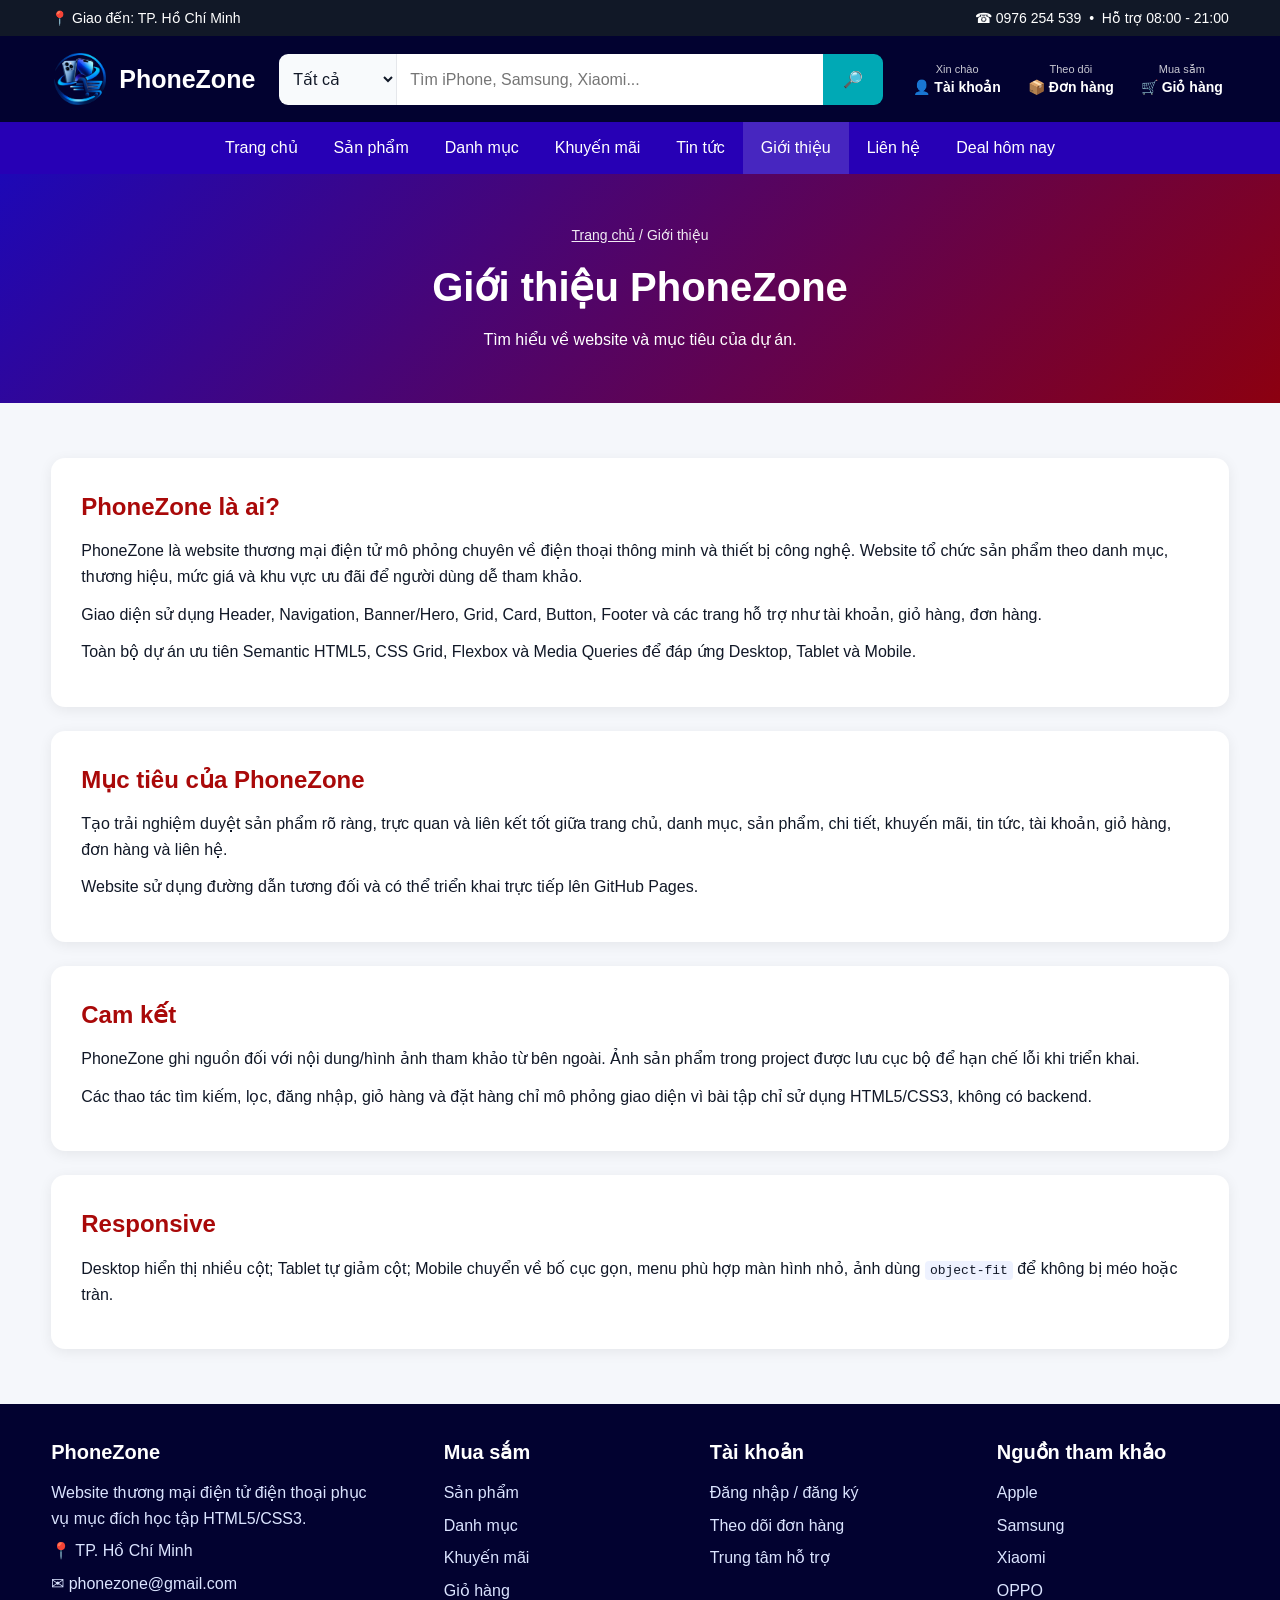
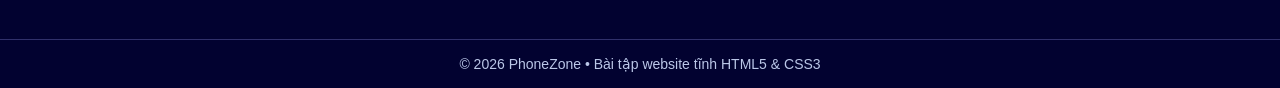
<file: about.html>
<!doctype html>
<html lang="vi">
<head>
  <meta charset="UTF-8">
  <meta name="viewport" content="width=device-width, initial-scale=1.0">
  <meta name="description" content="Giới thiệu PhoneZone, mục tiêu, cam kết và thiết kế responsive.">
  <title>Giới thiệu - PhoneZone</title>
  <link rel="icon" href="images/logo.png">
  <link rel="stylesheet" href="style.css">
</head>
<body>
<div class="topbar">
  <div class="container topbar-content">
    <p>📍 Giao đến: TP. Hồ Chí Minh</p>
    <p>☎ 0976 254 539 &nbsp;•&nbsp; Hỗ trợ 08:00 - 21:00</p>
  </div>
</div>
<header class="header">
  <div class="container header-main">
    <a href="index.html" class="logo"><img src="images/logo.png" alt="Logo PhoneZone"><span>PhoneZone</span></a>
    <form class="search-box marketplace-search" action="products.html" method="get">
      <label class="sr-only" for="search-category-about">Danh mục</label>
      <select id="search-category-about" name="category" aria-label="Chọn danh mục">
        <option value="">Tất cả</option>
        <option value="dien-thoai">Điện thoại</option>
        <option value="phu-kien">Phụ kiện</option>
      </select>
      <label class="sr-only" for="search-about">Tìm kiếm</label>
      <input id="search-about" name="q" type="search" placeholder="Tìm iPhone, Samsung, Xiaomi...">
      <button type="submit" aria-label="Tìm kiếm">🔎</button>
    </form>
    <div class="header-actions header-tools">
      <a href="account.html"><small>Xin chào</small><strong>👤 Tài khoản</strong></a>
      <a href="orders.html"><small>Theo dõi</small><strong>📦 Đơn hàng</strong></a>
      <a href="cart.html" class="cart-link"><small>Mua sắm</small><strong>🛒 Giỏ hàng</strong></a>
    </div>
  </div>
  <nav class="navbar" aria-label="Điều hướng chính">
    <div class="container nav-list"><a href="index.html" class="">Trang chủ</a><a href="products.html" class="">Sản phẩm</a><a href="categories.html" class="">Danh mục</a><a href="promotions.html" class="">Khuyến mãi</a><a href="blog.html" class="">Tin tức</a><a href="about.html" class="active">Giới thiệu</a><a href="contact.html" class="">Liên hệ</a><a href="products.html#deals">Deal hôm nay</a></div>
  </nav>
</header>
<main>
<section class="page-banner"><div class="container"><p class="breadcrumbs"><a href="index.html">Trang chủ</a> / Giới thiệu</p><h1>Giới thiệu PhoneZone</h1><p>Tìm hiểu về website và mục tiêu của dự án.</p></div></section>
<section class="section"><div class="container about-stack">
  <article class="about-box"><h2>PhoneZone là ai?</h2><p>PhoneZone là website thương mại điện tử mô phỏng chuyên về điện thoại thông minh và thiết bị công nghệ. Website tổ chức sản phẩm theo danh mục, thương hiệu, mức giá và khu vực ưu đãi để người dùng dễ tham khảo.</p><p>Giao diện sử dụng Header, Navigation, Banner/Hero, Grid, Card, Button, Footer và các trang hỗ trợ như tài khoản, giỏ hàng, đơn hàng.</p><p>Toàn bộ dự án ưu tiên Semantic HTML5, CSS Grid, Flexbox và Media Queries để đáp ứng Desktop, Tablet và Mobile.</p></article>
  <article class="about-box"><h2>Mục tiêu của PhoneZone</h2><p>Tạo trải nghiệm duyệt sản phẩm rõ ràng, trực quan và liên kết tốt giữa trang chủ, danh mục, sản phẩm, chi tiết, khuyến mãi, tin tức, tài khoản, giỏ hàng, đơn hàng và liên hệ.</p><p>Website sử dụng đường dẫn tương đối và có thể triển khai trực tiếp lên GitHub Pages.</p></article>
  <article class="about-box"><h2>Cam kết</h2><p>PhoneZone ghi nguồn đối với nội dung/hình ảnh tham khảo từ bên ngoài. Ảnh sản phẩm trong project được lưu cục bộ để hạn chế lỗi khi triển khai.</p><p>Các thao tác tìm kiếm, lọc, đăng nhập, giỏ hàng và đặt hàng chỉ mô phỏng giao diện vì bài tập chỉ sử dụng HTML5/CSS3, không có backend.</p></article>
  <article class="about-box"><h2>Responsive</h2><p>Desktop hiển thị nhiều cột; Tablet tự giảm cột; Mobile chuyển về bố cục gọn, menu phù hợp màn hình nhỏ, ảnh dùng <code>object-fit</code> để không bị méo hoặc tràn.</p></article>
</div></section>
</main>
<footer class="footer">
  <div class="container footer-grid footer-grid-4">
    <div class="footer-column">
      <h3>PhoneZone</h3>
      <p>Website thương mại điện tử điện thoại phục vụ mục đích học tập HTML5/CSS3.</p>
      <p>📍 TP. Hồ Chí Minh</p>
      <p>✉ phonezone@gmail.com</p>
    </div>
    <div class="footer-column">
      <h3>Mua sắm</h3>
      <a href="products.html">Sản phẩm</a>
      <a href="categories.html">Danh mục</a>
      <a href="promotions.html">Khuyến mãi</a>
      <a href="cart.html">Giỏ hàng</a>
    </div>
    <div class="footer-column">
      <h3>Tài khoản</h3>
      <a href="account.html">Đăng nhập / đăng ký</a>
      <a href="orders.html">Theo dõi đơn hàng</a>
      <a href="contact.html">Trung tâm hỗ trợ</a>
    </div>
    <div class="footer-column">
      <h3>Nguồn tham khảo</h3>
      <a href="https://www.apple.com/vn/" target="_blank" rel="noopener noreferrer">Apple</a>
      <a href="https://www.samsung.com/vn/" target="_blank" rel="noopener noreferrer">Samsung</a>
      <a href="https://www.mi.com/vn/" target="_blank" rel="noopener noreferrer">Xiaomi</a>
      <a href="https://www.oppo.com/vn/" target="_blank" rel="noopener noreferrer">OPPO</a>
    </div>
  </div>
  <div class="copyright">© 2026 PhoneZone • Bài tập website tĩnh HTML5 &amp; CSS3</div>
</footer>
</body>
</html>
</file>
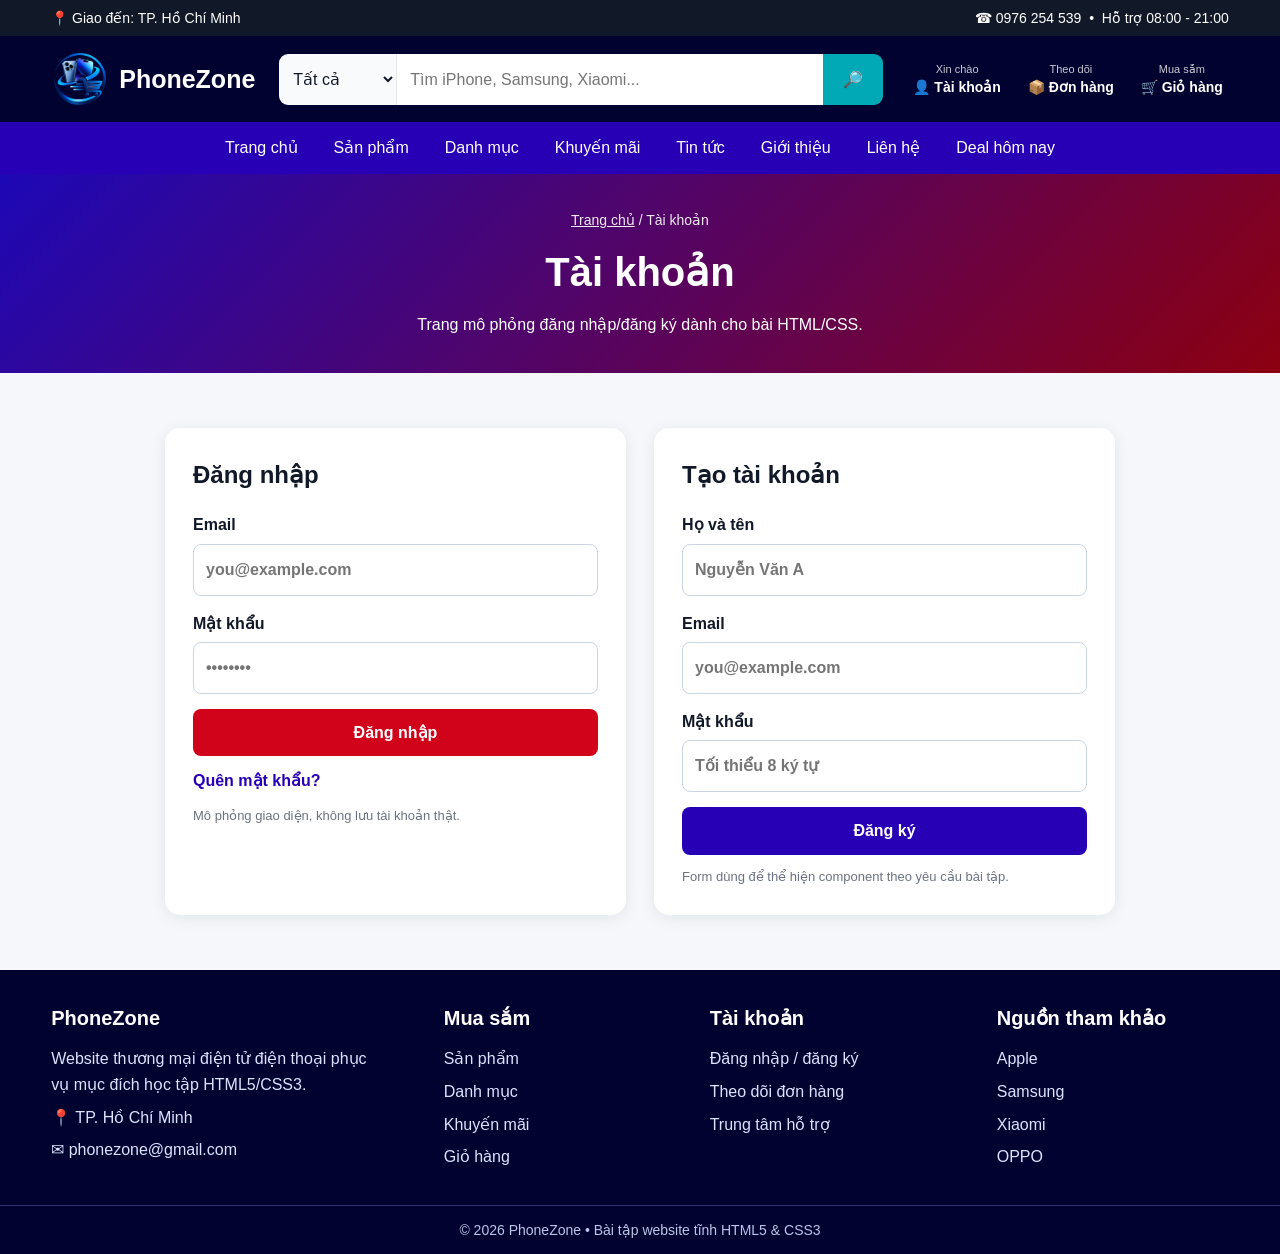
<file: account.html>
<!doctype html>
<html lang="vi">
<head>
  <meta charset="UTF-8">
  <meta name="viewport" content="width=device-width, initial-scale=1.0">
  <meta name="description" content="Trang đăng nhập và đăng ký mô phỏng của PhoneZone.">
  <title>Tài khoản - PhoneZone</title>
  <link rel="icon" href="images/logo.png">
  <link rel="stylesheet" href="style.css">
</head>
<body>
<div class="topbar">
  <div class="container topbar-content">
    <p>📍 Giao đến: TP. Hồ Chí Minh</p>
    <p>☎ 0976 254 539 &nbsp;•&nbsp; Hỗ trợ 08:00 - 21:00</p>
  </div>
</div>
<header class="header">
  <div class="container header-main">
    <a href="index.html" class="logo"><img src="images/logo.png" alt="Logo PhoneZone"><span>PhoneZone</span></a>
    <form class="search-box marketplace-search" action="products.html" method="get">
      <label class="sr-only" for="search-category-page">Danh mục</label>
      <select id="search-category-page" name="category" aria-label="Chọn danh mục">
        <option value="">Tất cả</option>
        <option value="dien-thoai">Điện thoại</option>
        <option value="phu-kien">Phụ kiện</option>
      </select>
      <label class="sr-only" for="search-page">Tìm kiếm</label>
      <input id="search-page" name="q" type="search" placeholder="Tìm iPhone, Samsung, Xiaomi...">
      <button type="submit" aria-label="Tìm kiếm">🔎</button>
    </form>
    <div class="header-actions header-tools">
      <a href="account.html"><small>Xin chào</small><strong>👤 Tài khoản</strong></a>
      <a href="orders.html"><small>Theo dõi</small><strong>📦 Đơn hàng</strong></a>
      <a href="cart.html" class="cart-link"><small>Mua sắm</small><strong>🛒 Giỏ hàng</strong></a>
    </div>
  </div>
  <nav class="navbar" aria-label="Điều hướng chính">
    <div class="container nav-list"><a href="index.html" class="">Trang chủ</a><a href="products.html" class="">Sản phẩm</a><a href="categories.html" class="">Danh mục</a><a href="promotions.html" class="">Khuyến mãi</a><a href="blog.html" class="">Tin tức</a><a href="about.html" class="">Giới thiệu</a><a href="contact.html" class="">Liên hệ</a><a href="products.html#deals">Deal hôm nay</a></div>
  </nav>
</header>
<main>
<section class="page-banner compact"><div class="container"><p class="breadcrumbs"><a href="index.html">Trang chủ</a> / Tài khoản</p><h1>Tài khoản</h1><p>Trang mô phỏng đăng nhập/đăng ký dành cho bài HTML/CSS.</p></div></section>
<section class="section"><div class="container account-grid">
  <form class="panel-form" action="#"><h2>Đăng nhập</h2>
    <label>Email<input placeholder="you@example.com" type="email" required></label>
    <label>Mật khẩu<input placeholder="••••••••" type="password" required></label>
    <button class="btn full" type="submit">Đăng nhập</button>
    <a class="text-link" href="contact.html#form">Quên mật khẩu?</a>
    <p class="demo-note">Mô phỏng giao diện, không lưu tài khoản thật.</p>
  </form>
  <form class="panel-form" action="#"><h2>Tạo tài khoản</h2>
    <label>Họ và tên<input placeholder="Nguyễn Văn A" type="text" required></label>
    <label>Email<input placeholder="you@example.com" type="email" required></label>
    <label>Mật khẩu<input placeholder="Tối thiểu 8 ký tự" type="password" required></label>
    <button class="btn btn-secondary full" type="submit">Đăng ký</button>
    <p class="demo-note">Form dùng để thể hiện component theo yêu cầu bài tập.</p>
  </form>
</div></section>
</main>
<footer class="footer">
  <div class="container footer-grid footer-grid-4">
    <div class="footer-column">
      <h3>PhoneZone</h3>
      <p>Website thương mại điện tử điện thoại phục vụ mục đích học tập HTML5/CSS3.</p>
      <p>📍 TP. Hồ Chí Minh</p>
      <p>✉ phonezone@gmail.com</p>
    </div>
    <div class="footer-column">
      <h3>Mua sắm</h3>
      <a href="products.html">Sản phẩm</a>
      <a href="categories.html">Danh mục</a>
      <a href="promotions.html">Khuyến mãi</a>
      <a href="cart.html">Giỏ hàng</a>
    </div>
    <div class="footer-column">
      <h3>Tài khoản</h3>
      <a href="account.html">Đăng nhập / đăng ký</a>
      <a href="orders.html">Theo dõi đơn hàng</a>
      <a href="contact.html">Trung tâm hỗ trợ</a>
    </div>
    <div class="footer-column">
      <h3>Nguồn tham khảo</h3>
      <a href="https://www.apple.com/vn/" target="_blank" rel="noopener noreferrer">Apple</a>
      <a href="https://www.samsung.com/vn/" target="_blank" rel="noopener noreferrer">Samsung</a>
      <a href="https://www.mi.com/vn/" target="_blank" rel="noopener noreferrer">Xiaomi</a>
      <a href="https://www.oppo.com/vn/" target="_blank" rel="noopener noreferrer">OPPO</a>
    </div>
  </div>
  <div class="copyright">© 2026 PhoneZone • Bài tập website tĩnh HTML5 &amp; CSS3</div>
</footer>
</body>
</html>
</file>
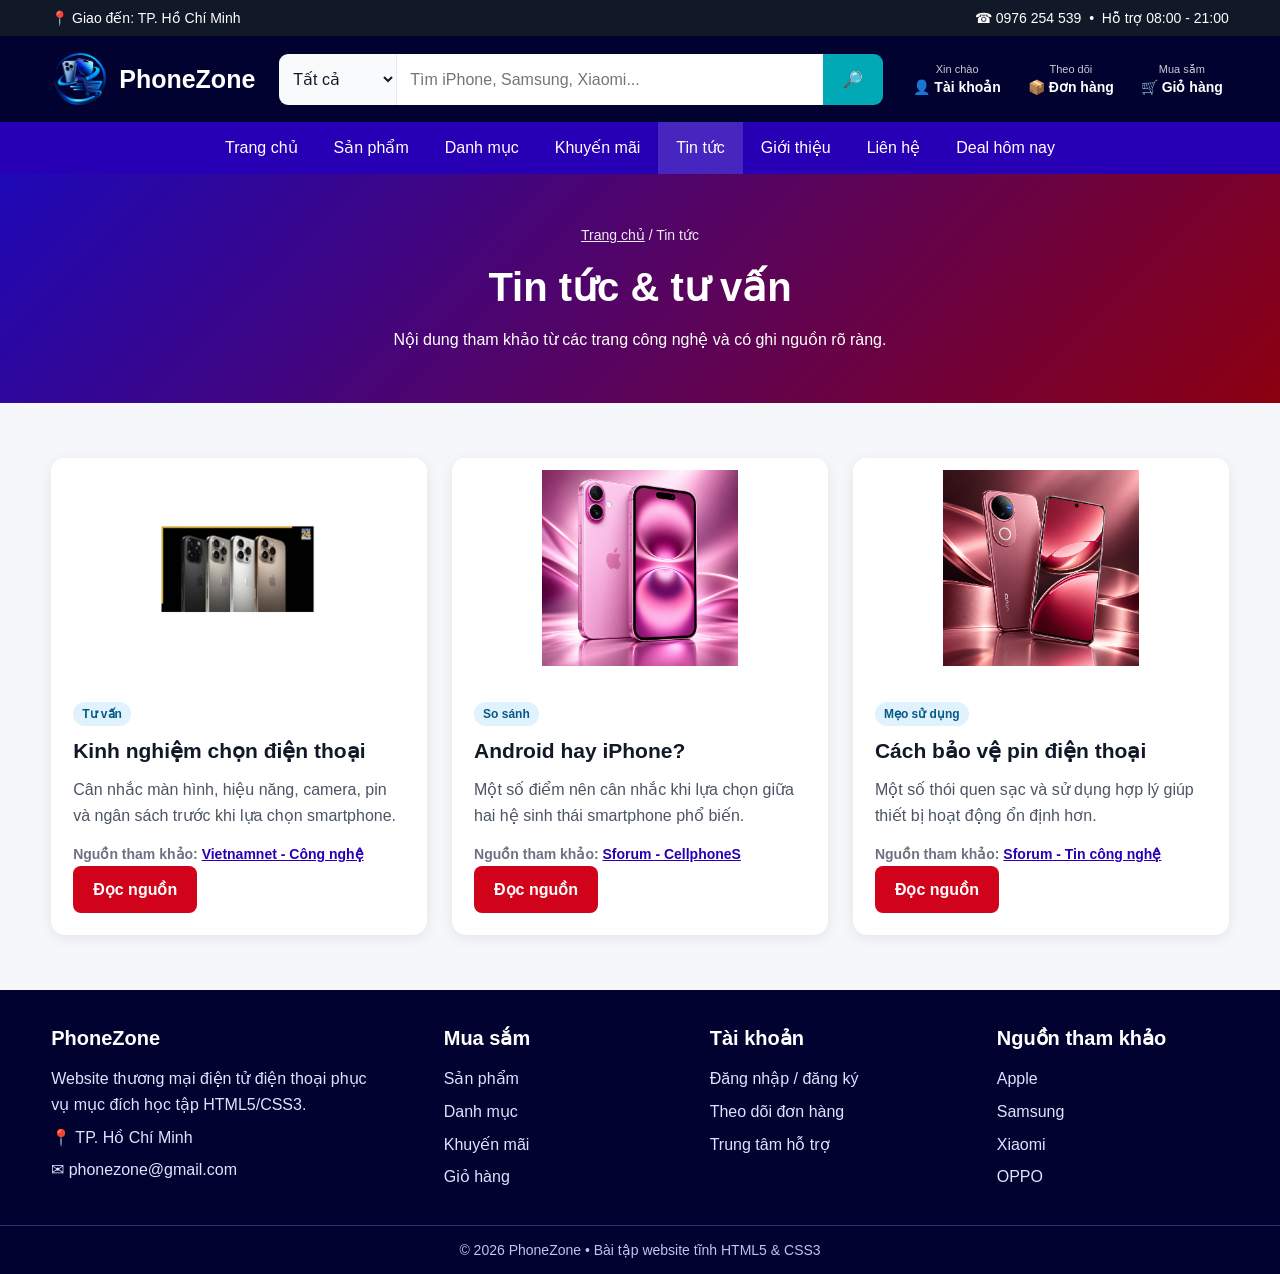
<file: blog.html>
<!doctype html>
<html lang="vi">
<head>
  <meta charset="UTF-8">
  <meta name="viewport" content="width=device-width, initial-scale=1.0">
  <meta name="description" content="Tin tức và tư vấn công nghệ PhoneZone, có ghi nguồn tham khảo.">
  <title>Tin tức - PhoneZone</title>
  <link rel="icon" href="images/logo.png">
  <link rel="stylesheet" href="style.css">
</head>
<body>
<div class="topbar">
  <div class="container topbar-content">
    <p>📍 Giao đến: TP. Hồ Chí Minh</p>
    <p>☎ 0976 254 539 &nbsp;•&nbsp; Hỗ trợ 08:00 - 21:00</p>
  </div>
</div>
<header class="header">
  <div class="container header-main">
    <a href="index.html" class="logo"><img src="images/logo.png" alt="Logo PhoneZone"><span>PhoneZone</span></a>
    <form class="search-box marketplace-search" action="products.html" method="get">
      <label class="sr-only" for="search-category-blog">Danh mục</label>
      <select id="search-category-blog" name="category" aria-label="Chọn danh mục">
        <option value="">Tất cả</option>
        <option value="dien-thoai">Điện thoại</option>
        <option value="phu-kien">Phụ kiện</option>
      </select>
      <label class="sr-only" for="search-blog">Tìm kiếm</label>
      <input id="search-blog" name="q" type="search" placeholder="Tìm iPhone, Samsung, Xiaomi...">
      <button type="submit" aria-label="Tìm kiếm">🔎</button>
    </form>
    <div class="header-actions header-tools">
      <a href="account.html"><small>Xin chào</small><strong>👤 Tài khoản</strong></a>
      <a href="orders.html"><small>Theo dõi</small><strong>📦 Đơn hàng</strong></a>
      <a href="cart.html" class="cart-link"><small>Mua sắm</small><strong>🛒 Giỏ hàng</strong></a>
    </div>
  </div>
  <nav class="navbar" aria-label="Điều hướng chính">
    <div class="container nav-list"><a href="index.html" class="">Trang chủ</a><a href="products.html" class="">Sản phẩm</a><a href="categories.html" class="">Danh mục</a><a href="promotions.html" class="">Khuyến mãi</a><a href="blog.html" class="active">Tin tức</a><a href="about.html" class="">Giới thiệu</a><a href="contact.html" class="">Liên hệ</a><a href="products.html#deals">Deal hôm nay</a></div>
  </nav>
</header>
<main>
<section class="page-banner"><div class="container"><p class="breadcrumbs"><a href="index.html">Trang chủ</a> / Tin tức</p><h1>Tin tức &amp; tư vấn</h1><p>Nội dung tham khảo từ các trang công nghệ và có ghi nguồn rõ ràng.</p></div></section>
<section class="section"><div class="container blog-grid">
  <article class="blog-card"><img src="images/ip16promax.webp" alt="Minh họa kinh nghiệm chọn điện thoại" loading="lazy"><div class="blog-content"><span class="blog-tag">Tư vấn</span><h2>Kinh nghiệm chọn điện thoại</h2><p>Cân nhắc màn hình, hiệu năng, camera, pin và ngân sách trước khi lựa chọn smartphone.</p><p class="source"><strong>Nguồn tham khảo:</strong> <a href="https://vietnamnet.vn/cong-nghe" target="_blank" rel="noopener noreferrer">Vietnamnet - Công nghệ</a></p><a class="btn" href="https://vietnamnet.vn/cong-nghe" target="_blank" rel="noopener noreferrer">Đọc nguồn</a></div></article>
  <article class="blog-card"><img src="images/ip16.png" alt="Minh họa Android và iPhone" loading="lazy"><div class="blog-content"><span class="blog-tag">So sánh</span><h2>Android hay iPhone?</h2><p>Một số điểm nên cân nhắc khi lựa chọn giữa hai hệ sinh thái smartphone phổ biến.</p><p class="source"><strong>Nguồn tham khảo:</strong> <a href="https://cellphones.com.vn/sforum" target="_blank" rel="noopener noreferrer">Sforum - CellphoneS</a></p><a class="btn" href="https://cellphones.com.vn/sforum" target="_blank" rel="noopener noreferrer">Đọc nguồn</a></div></article>
  <article class="blog-card"><img src="images/vivo.png" alt="Minh họa bảo vệ pin điện thoại" loading="lazy"><div class="blog-content"><span class="blog-tag">Mẹo sử dụng</span><h2>Cách bảo vệ pin điện thoại</h2><p>Một số thói quen sạc và sử dụng hợp lý giúp thiết bị hoạt động ổn định hơn.</p><p class="source"><strong>Nguồn tham khảo:</strong> <a href="https://cellphones.com.vn/sforum/tin-cong-nghe" target="_blank" rel="noopener noreferrer">Sforum - Tin công nghệ</a></p><a class="btn" href="https://cellphones.com.vn/sforum/tin-cong-nghe" target="_blank" rel="noopener noreferrer">Đọc nguồn</a></div></article>
</div></section>
</main>
<footer class="footer">
  <div class="container footer-grid footer-grid-4">
    <div class="footer-column">
      <h3>PhoneZone</h3>
      <p>Website thương mại điện tử điện thoại phục vụ mục đích học tập HTML5/CSS3.</p>
      <p>📍 TP. Hồ Chí Minh</p>
      <p>✉ phonezone@gmail.com</p>
    </div>
    <div class="footer-column">
      <h3>Mua sắm</h3>
      <a href="products.html">Sản phẩm</a>
      <a href="categories.html">Danh mục</a>
      <a href="promotions.html">Khuyến mãi</a>
      <a href="cart.html">Giỏ hàng</a>
    </div>
    <div class="footer-column">
      <h3>Tài khoản</h3>
      <a href="account.html">Đăng nhập / đăng ký</a>
      <a href="orders.html">Theo dõi đơn hàng</a>
      <a href="contact.html">Trung tâm hỗ trợ</a>
    </div>
    <div class="footer-column">
      <h3>Nguồn tham khảo</h3>
      <a href="https://www.apple.com/vn/" target="_blank" rel="noopener noreferrer">Apple</a>
      <a href="https://www.samsung.com/vn/" target="_blank" rel="noopener noreferrer">Samsung</a>
      <a href="https://www.mi.com/vn/" target="_blank" rel="noopener noreferrer">Xiaomi</a>
      <a href="https://www.oppo.com/vn/" target="_blank" rel="noopener noreferrer">OPPO</a>
    </div>
  </div>
  <div class="copyright">© 2026 PhoneZone • Bài tập website tĩnh HTML5 &amp; CSS3</div>
</footer>
</body>
</html>
</file>
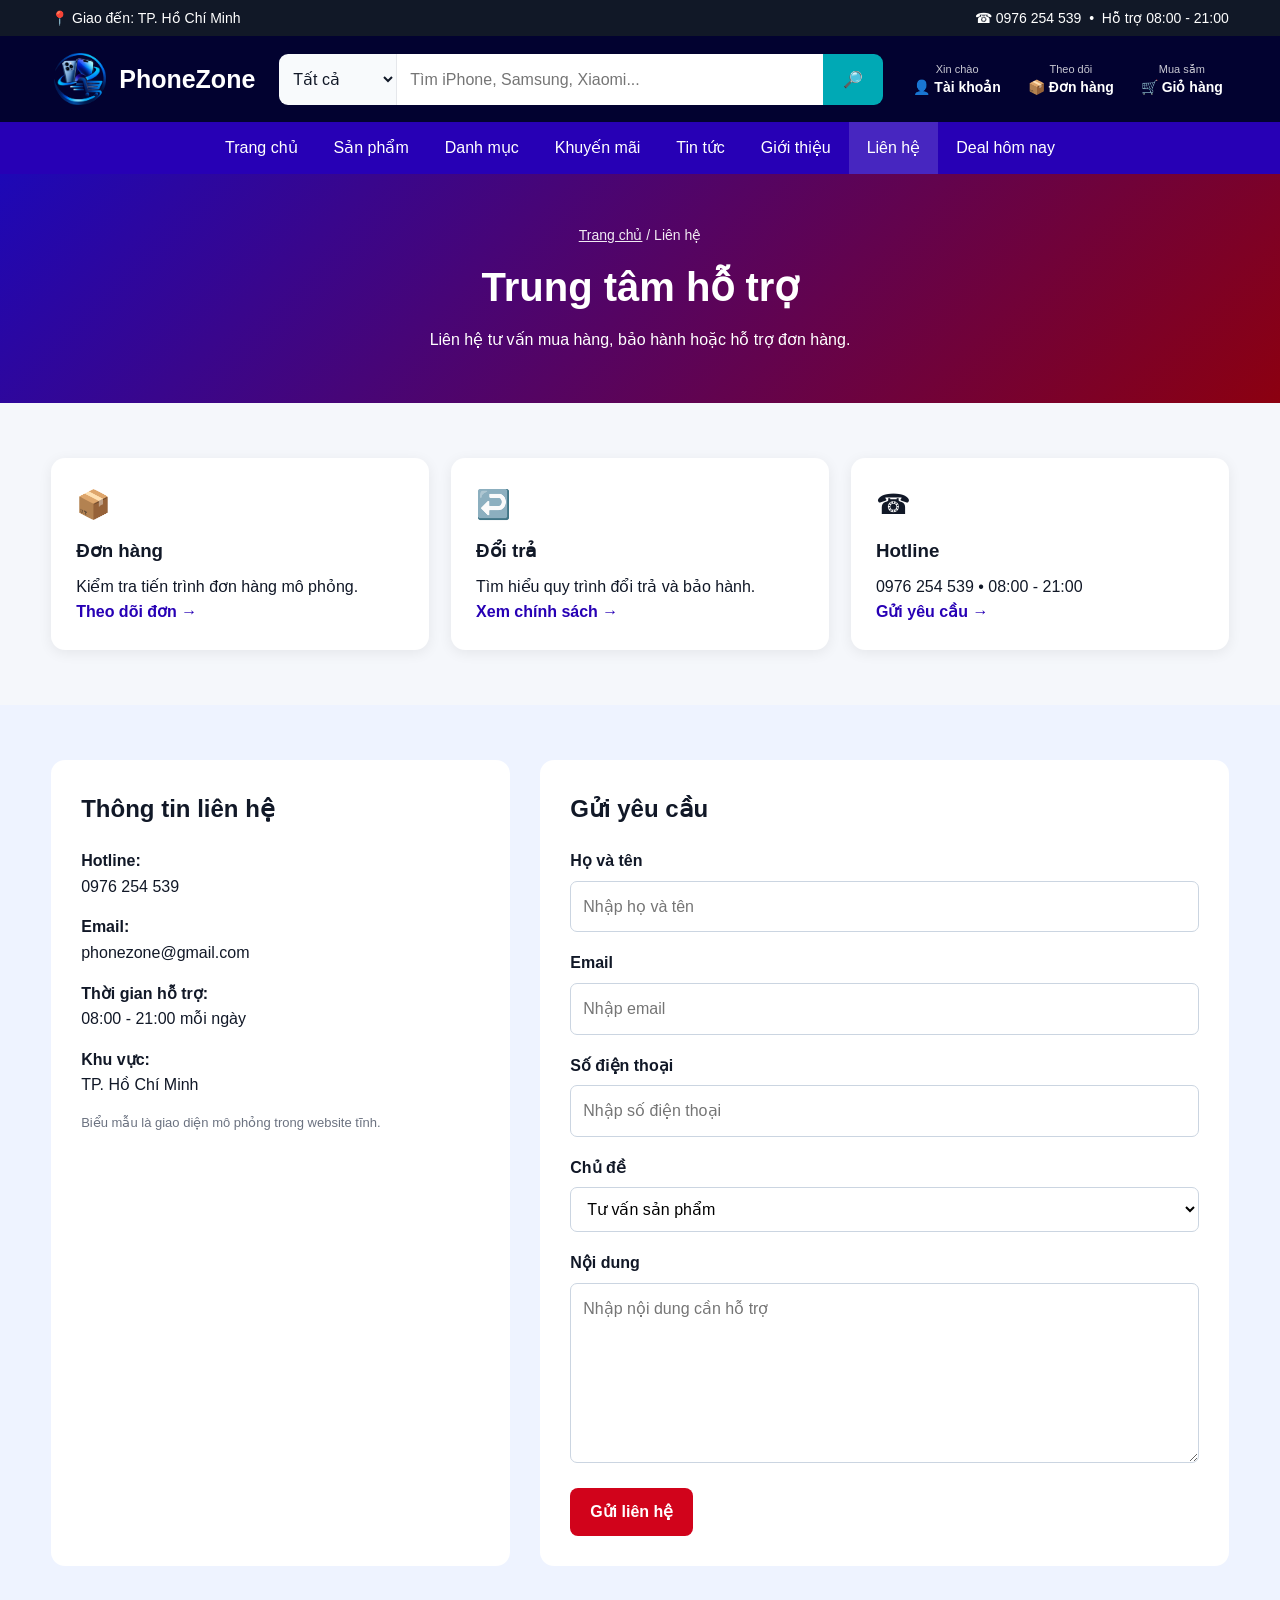
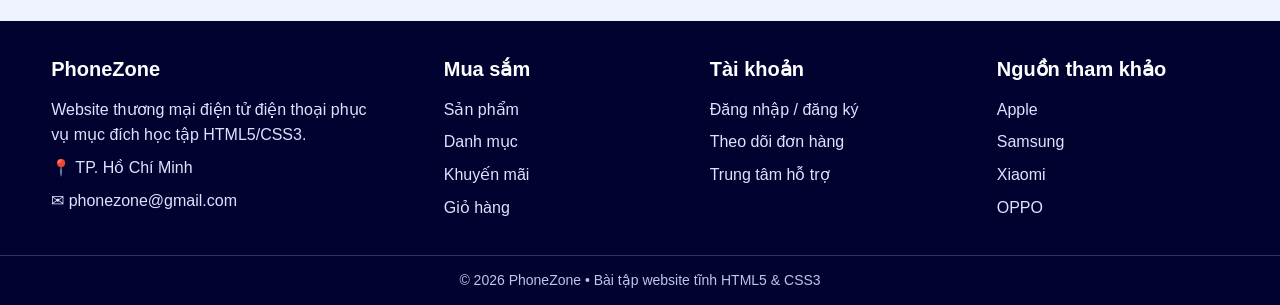
<file: contact.html>
<!doctype html>
<html lang="vi">
<head>
  <meta charset="UTF-8">
  <meta name="viewport" content="width=device-width, initial-scale=1.0">
  <meta name="description" content="Liên hệ và trung tâm hỗ trợ khách hàng PhoneZone.">
  <title>Liên hệ - PhoneZone</title>
  <link rel="icon" href="images/logo.png">
  <link rel="stylesheet" href="style.css">
</head>
<body>
<div class="topbar">
  <div class="container topbar-content">
    <p>📍 Giao đến: TP. Hồ Chí Minh</p>
    <p>☎ 0976 254 539 &nbsp;•&nbsp; Hỗ trợ 08:00 - 21:00</p>
  </div>
</div>
<header class="header">
  <div class="container header-main">
    <a href="index.html" class="logo"><img src="images/logo.png" alt="Logo PhoneZone"><span>PhoneZone</span></a>
    <form class="search-box marketplace-search" action="products.html" method="get">
      <label class="sr-only" for="search-category-contact">Danh mục</label>
      <select id="search-category-contact" name="category" aria-label="Chọn danh mục">
        <option value="">Tất cả</option>
        <option value="dien-thoai">Điện thoại</option>
        <option value="phu-kien">Phụ kiện</option>
      </select>
      <label class="sr-only" for="search-contact">Tìm kiếm</label>
      <input id="search-contact" name="q" type="search" placeholder="Tìm iPhone, Samsung, Xiaomi...">
      <button type="submit" aria-label="Tìm kiếm">🔎</button>
    </form>
    <div class="header-actions header-tools">
      <a href="account.html"><small>Xin chào</small><strong>👤 Tài khoản</strong></a>
      <a href="orders.html"><small>Theo dõi</small><strong>📦 Đơn hàng</strong></a>
      <a href="cart.html" class="cart-link"><small>Mua sắm</small><strong>🛒 Giỏ hàng</strong></a>
    </div>
  </div>
  <nav class="navbar" aria-label="Điều hướng chính">
    <div class="container nav-list"><a href="index.html" class="">Trang chủ</a><a href="products.html" class="">Sản phẩm</a><a href="categories.html" class="">Danh mục</a><a href="promotions.html" class="">Khuyến mãi</a><a href="blog.html" class="">Tin tức</a><a href="about.html" class="">Giới thiệu</a><a href="contact.html" class="active">Liên hệ</a><a href="products.html#deals">Deal hôm nay</a></div>
  </nav>
</header>
<main>
<section class="page-banner"><div class="container"><p class="breadcrumbs"><a href="index.html">Trang chủ</a> / Liên hệ</p><h1>Trung tâm hỗ trợ</h1><p>Liên hệ tư vấn mua hàng, bảo hành hoặc hỗ trợ đơn hàng.</p></div></section>
<section class="section"><div class="container help-grid">
  <article><span>📦</span><h3>Đơn hàng</h3><p>Kiểm tra tiến trình đơn hàng mô phỏng.</p><a href="orders.html">Theo dõi đơn →</a></article>
  <article><span>↩️</span><h3>Đổi trả</h3><p>Tìm hiểu quy trình đổi trả và bảo hành.</p><a href="about.html">Xem chính sách →</a></article>
  <article><span>☎</span><h3>Hotline</h3><p>0976 254 539 • 08:00 - 21:00</p><a href="#form">Gửi yêu cầu →</a></article>
</div></section>
<section class="section section-soft" id="form"><div class="container contact-layout">
  <div class="contact-info"><h2>Thông tin liên hệ</h2><p><strong>Hotline:</strong><br>0976 254 539</p><p><strong>Email:</strong><br>phonezone@gmail.com</p><p><strong>Thời gian hỗ trợ:</strong><br>08:00 - 21:00 mỗi ngày</p><p><strong>Khu vực:</strong><br>TP. Hồ Chí Minh</p><p class="demo-note">Biểu mẫu là giao diện mô phỏng trong website tĩnh.</p></div>
  <form class="contact-form" action="#"><h2>Gửi yêu cầu</h2>
    <div class="form-group"><label for="name">Họ và tên</label><input type="text" id="name" placeholder="Nhập họ và tên" required></div>
    <div class="form-group"><label for="email">Email</label><input type="email" id="email" placeholder="Nhập email" required></div>
    <div class="form-group"><label for="phone">Số điện thoại</label><input type="tel" id="phone" placeholder="Nhập số điện thoại"></div>
    <div class="form-group"><label for="topic">Chủ đề</label><select id="topic"><option>Tư vấn sản phẩm</option><option>Đơn hàng</option><option>Bảo hành</option><option>Khác</option></select></div>
    <div class="form-group"><label for="message">Nội dung</label><textarea id="message" rows="6" placeholder="Nhập nội dung cần hỗ trợ"></textarea></div>
    <button type="submit" class="btn">Gửi liên hệ</button>
  </form>
</div></section>
</main>
<footer class="footer">
  <div class="container footer-grid footer-grid-4">
    <div class="footer-column">
      <h3>PhoneZone</h3>
      <p>Website thương mại điện tử điện thoại phục vụ mục đích học tập HTML5/CSS3.</p>
      <p>📍 TP. Hồ Chí Minh</p>
      <p>✉ phonezone@gmail.com</p>
    </div>
    <div class="footer-column">
      <h3>Mua sắm</h3>
      <a href="products.html">Sản phẩm</a>
      <a href="categories.html">Danh mục</a>
      <a href="promotions.html">Khuyến mãi</a>
      <a href="cart.html">Giỏ hàng</a>
    </div>
    <div class="footer-column">
      <h3>Tài khoản</h3>
      <a href="account.html">Đăng nhập / đăng ký</a>
      <a href="orders.html">Theo dõi đơn hàng</a>
      <a href="contact.html">Trung tâm hỗ trợ</a>
    </div>
    <div class="footer-column">
      <h3>Nguồn tham khảo</h3>
      <a href="https://www.apple.com/vn/" target="_blank" rel="noopener noreferrer">Apple</a>
      <a href="https://www.samsung.com/vn/" target="_blank" rel="noopener noreferrer">Samsung</a>
      <a href="https://www.mi.com/vn/" target="_blank" rel="noopener noreferrer">Xiaomi</a>
      <a href="https://www.oppo.com/vn/" target="_blank" rel="noopener noreferrer">OPPO</a>
    </div>
  </div>
  <div class="copyright">© 2026 PhoneZone • Bài tập website tĩnh HTML5 &amp; CSS3</div>
</footer>
</body>
</html>
</file>
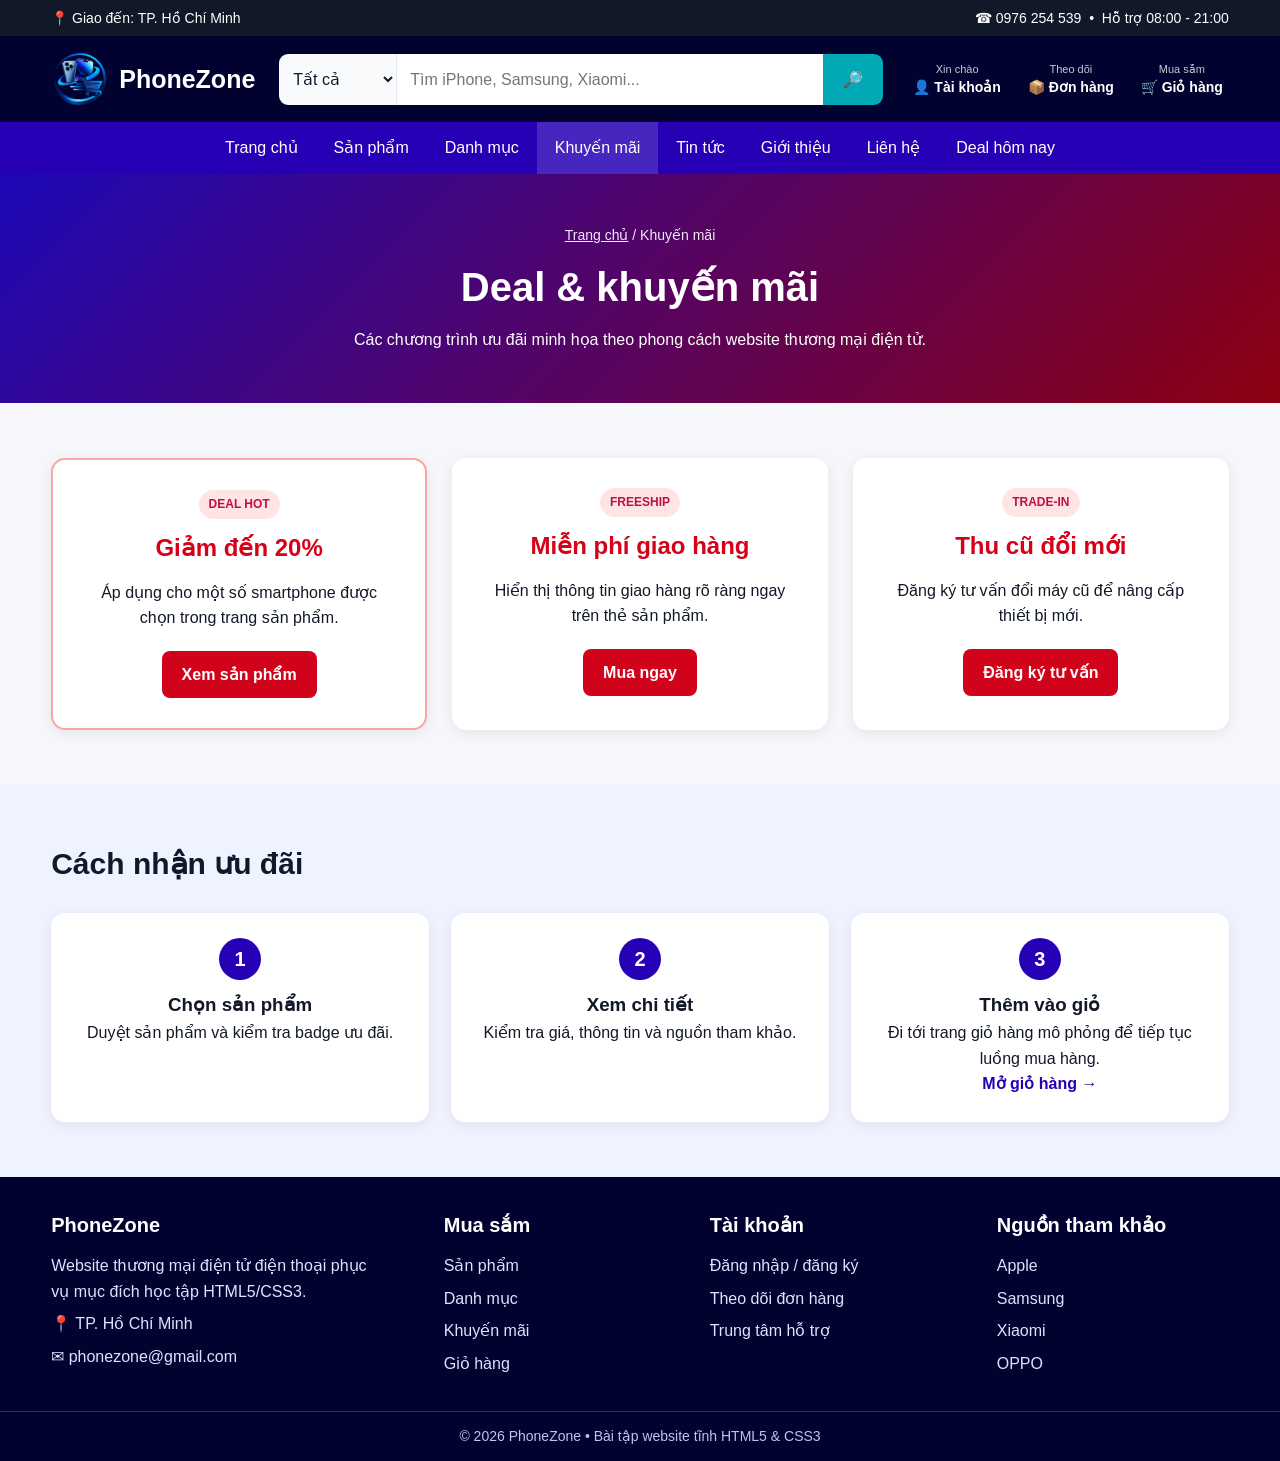
<file: promotions.html>
<!doctype html>
<html lang="vi">
<head>
  <meta charset="UTF-8">
  <meta name="viewport" content="width=device-width, initial-scale=1.0">
  <meta name="description" content="Các chương trình khuyến mãi và ưu đãi tại PhoneZone.">
  <title>Khuyến mãi - PhoneZone</title>
  <link rel="icon" href="images/logo.png">
  <link rel="stylesheet" href="style.css">
</head>
<body>
<div class="topbar">
  <div class="container topbar-content">
    <p>📍 Giao đến: TP. Hồ Chí Minh</p>
    <p>☎ 0976 254 539 &nbsp;•&nbsp; Hỗ trợ 08:00 - 21:00</p>
  </div>
</div>
<header class="header">
  <div class="container header-main">
    <a href="index.html" class="logo"><img src="images/logo.png" alt="Logo PhoneZone"><span>PhoneZone</span></a>
    <form class="search-box marketplace-search" action="products.html" method="get">
      <label class="sr-only" for="search-category-promotions">Danh mục</label>
      <select id="search-category-promotions" name="category" aria-label="Chọn danh mục">
        <option value="">Tất cả</option>
        <option value="dien-thoai">Điện thoại</option>
        <option value="phu-kien">Phụ kiện</option>
      </select>
      <label class="sr-only" for="search-promotions">Tìm kiếm</label>
      <input id="search-promotions" name="q" type="search" placeholder="Tìm iPhone, Samsung, Xiaomi...">
      <button type="submit" aria-label="Tìm kiếm">🔎</button>
    </form>
    <div class="header-actions header-tools">
      <a href="account.html"><small>Xin chào</small><strong>👤 Tài khoản</strong></a>
      <a href="orders.html"><small>Theo dõi</small><strong>📦 Đơn hàng</strong></a>
      <a href="cart.html" class="cart-link"><small>Mua sắm</small><strong>🛒 Giỏ hàng</strong></a>
    </div>
  </div>
  <nav class="navbar" aria-label="Điều hướng chính">
    <div class="container nav-list"><a href="index.html" class="">Trang chủ</a><a href="products.html" class="">Sản phẩm</a><a href="categories.html" class="">Danh mục</a><a href="promotions.html" class="active">Khuyến mãi</a><a href="blog.html" class="">Tin tức</a><a href="about.html" class="">Giới thiệu</a><a href="contact.html" class="">Liên hệ</a><a href="products.html#deals">Deal hôm nay</a></div>
  </nav>
</header>
<main>
<section class="page-banner"><div class="container"><p class="breadcrumbs"><a href="index.html">Trang chủ</a> / Khuyến mãi</p><h1>Deal &amp; khuyến mãi</h1><p>Các chương trình ưu đãi minh họa theo phong cách website thương mại điện tử.</p></div></section>
<section class="section"><div class="container promotion-grid">
  <article class="promotion-card featured-promo"><span class="promo-label">DEAL HOT</span><h2>Giảm đến 20%</h2><p>Áp dụng cho một số smartphone được chọn trong trang sản phẩm.</p><a class="btn" href="products.html#deals">Xem sản phẩm</a></article>
  <article class="promotion-card"><span class="promo-label">FREESHIP</span><h2>Miễn phí giao hàng</h2><p>Hiển thị thông tin giao hàng rõ ràng ngay trên thẻ sản phẩm.</p><a class="btn" href="products.html">Mua ngay</a></article>
  <article class="promotion-card"><span class="promo-label">TRADE-IN</span><h2>Thu cũ đổi mới</h2><p>Đăng ký tư vấn đổi máy cũ để nâng cấp thiết bị mới.</p><a class="btn" href="contact.html#form">Đăng ký tư vấn</a></article>
</div></section>
<section class="section section-soft"><div class="container"><h2 class="section-title">Cách nhận ưu đãi</h2>
  <div class="step-grid">
    <article><b>1</b><h3>Chọn sản phẩm</h3><p>Duyệt sản phẩm và kiểm tra badge ưu đãi.</p></article>
    <article><b>2</b><h3>Xem chi tiết</h3><p>Kiểm tra giá, thông tin và nguồn tham khảo.</p></article>
    <article><b>3</b><h3>Thêm vào giỏ</h3><p>Đi tới trang giỏ hàng mô phỏng để tiếp tục luồng mua hàng.</p><a class="text-link" href="cart.html">Mở giỏ hàng →</a></article>
  </div>
</div></section>
</main>
<footer class="footer">
  <div class="container footer-grid footer-grid-4">
    <div class="footer-column">
      <h3>PhoneZone</h3>
      <p>Website thương mại điện tử điện thoại phục vụ mục đích học tập HTML5/CSS3.</p>
      <p>📍 TP. Hồ Chí Minh</p>
      <p>✉ phonezone@gmail.com</p>
    </div>
    <div class="footer-column">
      <h3>Mua sắm</h3>
      <a href="products.html">Sản phẩm</a>
      <a href="categories.html">Danh mục</a>
      <a href="promotions.html">Khuyến mãi</a>
      <a href="cart.html">Giỏ hàng</a>
    </div>
    <div class="footer-column">
      <h3>Tài khoản</h3>
      <a href="account.html">Đăng nhập / đăng ký</a>
      <a href="orders.html">Theo dõi đơn hàng</a>
      <a href="contact.html">Trung tâm hỗ trợ</a>
    </div>
    <div class="footer-column">
      <h3>Nguồn tham khảo</h3>
      <a href="https://www.apple.com/vn/" target="_blank" rel="noopener noreferrer">Apple</a>
      <a href="https://www.samsung.com/vn/" target="_blank" rel="noopener noreferrer">Samsung</a>
      <a href="https://www.mi.com/vn/" target="_blank" rel="noopener noreferrer">Xiaomi</a>
      <a href="https://www.oppo.com/vn/" target="_blank" rel="noopener noreferrer">OPPO</a>
    </div>
  </div>
  <div class="copyright">© 2026 PhoneZone • Bài tập website tĩnh HTML5 &amp; CSS3</div>
</footer>
</body>
</html>
</file>
<file: style.css>
/* PHONEZONE - GIỮ CẤU TRÚC CŨ, HOÀN THIỆN RESPONSIVE */
*{margin:0;padding:0;box-sizing:border-box}
html{scroll-behavior:smooth}
body{font-family:Arial,Helvetica,sans-serif;background:#f5f7fb;color:#111827;line-height:1.6;overflow-x:hidden}
a{text-decoration:none;color:inherit}img{max-width:100%;display:block}button,input,select,textarea{font:inherit}.container{width:92%;max-width:1250px;margin:auto}.sr-only{position:absolute;width:1px;height:1px;padding:0;margin:-1px;overflow:hidden;clip:rect(0,0,0,0);white-space:nowrap;border:0}
/* TOPBAR + HEADER */
.topbar{background:#111827;color:#fff;font-size:14px;padding:7px 0}.topbar-content{display:flex;justify-content:space-between;gap:20px;flex-wrap:wrap}.header{background:#020230;color:#fff}.header-main{display:flex;align-items:center;gap:24px;padding:14px 0}.logo{display:flex;align-items:center;gap:10px;color:#fff;font-size:25px;font-weight:800;white-space:nowrap}.logo img{width:58px;height:58px;object-fit:contain}.search-box{display:flex;flex:1;max-width:610px;min-width:0}.search-box input{width:100%;min-width:0;border:0;outline:0;padding:13px;border-radius:9px 0 0 9px}.search-box button{border:0;background:#00a9b5;color:#fff;padding:0 20px;font-weight:700;cursor:pointer;border-radius:0 9px 9px 0}.header-actions{display:flex;gap:15px;white-space:nowrap}.header-actions a{color:#fff;font-weight:700;padding:8px 0}.navbar{background:#2700b5}.nav-list{display:flex;justify-content:center;flex-wrap:wrap}.nav-list a{color:#fff;padding:13px 18px;transition:.25s}.nav-list a:hover,.nav-list a.active{background:rgba(255,255,255,.15)}
/* COMMON */
.section{padding:55px 0}.section-white{background:#fff}.section-soft{background:#eef3ff}.section-title{font-size:30px;margin-bottom:25px;color:#111827}.section-head{display:flex;justify-content:space-between;align-items:center;gap:15px;margin-bottom:25px}.section-head .section-title{margin-bottom:0}.view-all,.text-link{color:#2700b5;font-weight:700}.btn{display:inline-block;background:#d1031b;color:#fff;border:0;padding:11px 20px;border-radius:8px;font-weight:700;cursor:pointer;transition:.25s;text-align:center}.btn:hover{background:#0025a9;transform:translateY(-2px)}.btn-light{background:#fff;color:#172554;border:1px solid #ccd5ff}.btn-light:hover{color:#fff}.hero-actions,.card-actions,.detail-actions{display:flex;gap:12px;align-items:center;flex-wrap:wrap}.breadcrumbs{font-size:14px;margin-bottom:9px;opacity:.92}.breadcrumbs a{text-decoration:underline}.brand-label{font-size:13px;font-weight:800;color:#5b21b6;text-transform:uppercase;letter-spacing:.05em}.rating{font-size:14px;color:#f59e0b;margin:5px 0}.rating span{color:#6b7280}.demo-note{font-size:13px;color:#6b7280;margin-top:12px}
/* HERO */
.hero{background:linear-gradient(135deg,#fff,#e8faff);padding:55px 0}.hero-grid{display:grid;grid-template-columns:1.05fr 1fr;gap:40px;align-items:center}.hero-content>span{display:inline-block;background:#d7f6f8;color:#075985;padding:6px 12px;border-radius:20px;font-weight:700;margin-bottom:15px}.hero-content h1{font-size:48px;line-height:1.15;color:#00a9b5;margin-bottom:18px}.hero-content p{font-size:18px;color:#4b5563;margin-bottom:25px}.hero-image{width:100%;min-height:350px;border-radius:16px;overflow:hidden;background:#fff;box-shadow:0 15px 35px rgba(15,23,42,.12)}.banner-img{width:100%;height:100%;min-height:350px;object-fit:cover}.trust-strip{background:#fff;border-bottom:1px solid #e5e7eb}.trust-grid{display:grid;grid-template-columns:repeat(4,1fr);gap:14px;padding:18px 0}.trust-grid div{display:flex;flex-direction:column;gap:2px}.trust-grid strong{color:#111827}.trust-grid span{font-size:13px;color:#6b7280}
/* PAGE BANNER */
.page-banner{background:linear-gradient(135deg,#1d08b6,#8c0010);color:#fff;text-align:center;padding:50px 20px}.page-banner h1{font-size:40px;margin-bottom:8px}.page-banner p:last-child{max-width:720px;margin-left:auto;margin-right:auto}
/* CATEGORY */
.category-grid{display:grid;grid-template-columns:repeat(6,1fr);gap:18px}.category-card{background:#fff;border-radius:13px;padding:22px 12px;text-align:center;box-shadow:0 3px 12px rgba(0,0,0,.08);transition:.25s;min-width:0}.category-card:hover{transform:translateY(-5px)}.category-card h3{margin-top:8px}.category-card p{font-size:13px;color:#6b7280;margin-top:4px}.category-icon{font-size:35px}.need-grid{grid-template-columns:repeat(4,1fr)}.brand-grid{display:grid;grid-template-columns:repeat(3,1fr);gap:22px}.brand-card{display:grid;grid-template-columns:120px 1fr;gap:18px;align-items:center;background:#fff;border-radius:14px;padding:18px;box-shadow:0 3px 14px rgba(0,0,0,.08);transition:.25s}.brand-card:hover{transform:translateY(-4px)}.brand-card img{width:120px;height:105px;object-fit:contain;border-radius:10px;background:#fff}.brand-card p{color:#6b7280;font-size:14px}.brand-card span{color:#2700b5;font-weight:700;font-size:14px}
/* PRODUCTS */
.product-grid{display:grid;grid-template-columns:repeat(4,1fr);gap:22px}.product-card{position:relative;background:#fff;border-radius:14px;padding:18px;box-shadow:0 3px 14px rgba(0,0,0,.08);transition:.25s;min-width:0}.product-card:hover{transform:translateY(-6px)}.product-img{width:100%;height:220px;object-fit:contain;background:#fff;border-radius:10px;margin-bottom:12px;padding:8px}.product-image-link{display:block}.product-card h3{font-size:18px;min-height:52px;margin:3px 0}.badge{position:absolute;top:10px;left:10px;background:#ffd400;color:#0411a5;padding:5px 9px;border-radius:20px;font-size:13px;font-weight:800;z-index:2}.price{color:#d70018;font-size:21px;font-weight:800;margin-top:5px}.old-price{color:#888;text-decoration:line-through;margin-bottom:12px}.compact-source{font-size:12px;margin-top:13px}.source-summary{margin-top:20px}.catalog-layout{display:grid;grid-template-columns:240px minmax(0,1fr);gap:28px;align-items:start}.filter-panel{background:#fff;padding:22px;border-radius:14px;box-shadow:0 3px 14px rgba(0,0,0,.08);position:sticky;top:16px}.filter-panel h2{margin-bottom:14px}.filter-group{padding:15px 0;border-top:1px solid #e5e7eb}.filter-group h3{font-size:15px;margin-bottom:8px}.filter-group label{display:block;font-size:14px;margin:7px 0}.results-toolbar{display:flex;justify-content:space-between;gap:15px;align-items:center;margin-bottom:20px;background:#fff;padding:12px 16px;border-radius:10px}.results-toolbar select{padding:8px;border:1px solid #d1d5db;border-radius:7px}.product-grid-catalog{grid-template-columns:repeat(3,1fr)}
/* SOURCES */
.source{font-size:14px;color:#6b7280;margin-top:12px}.source a{color:#2700b5;font-weight:700;text-decoration:underline}.source-box{background:#fff;border-radius:14px;padding:28px;box-shadow:0 3px 14px rgba(0,0,0,.06)}.source-box h2{margin-bottom:10px}.source-list{columns:2;column-gap:40px;margin:18px 0 0 20px}.source-list li{break-inside:avoid;margin-bottom:9px}.source-list a{color:#2700b5;text-decoration:underline}
/* DETAIL */
.detail-nav{display:flex;gap:10px;flex-wrap:wrap;margin-bottom:24px}.detail-nav a{background:#fff;color:#2700b5;border:1px solid #c7d2fe;border-radius:999px;padding:8px 13px;font-weight:700}.detail-nav a:hover{background:#2700b5;color:#fff}.details-stack{display:grid;gap:30px}.product-detail{display:grid;grid-template-columns:1fr 1fr;gap:45px;background:#fff;padding:35px;border-radius:15px;box-shadow:0 3px 16px rgba(0,0,0,.07);scroll-margin-top:15px}.detail-image-wrap{display:flex;align-items:center;justify-content:center;min-width:0}.detail-product-img{width:100%;height:430px;object-fit:contain;border-radius:12px;background:#fff}.detail-info h2{font-size:32px;margin-bottom:3px}.detail-info h3{margin-top:18px}.detail-info ul{margin:14px 0 24px 24px}.detail-info li{margin-bottom:7px}.inline-old{display:inline-block;margin-left:8px}.deal-box{background:#fff7ed;border:1px solid #fed7aa;padding:10px 12px;border-radius:9px;margin-top:10px;color:#9a3412}
/* PROMOTIONS */
.promotion-grid{display:grid;grid-template-columns:repeat(3,1fr);gap:25px}.promotion-card{background:#fff;padding:30px;text-align:center;border-radius:14px;box-shadow:0 3px 14px rgba(0,0,0,.08)}.promotion-card h2{color:#d70018;margin:10px 0 12px}.promotion-card p{margin-bottom:20px}.featured-promo{border:2px solid #fca5a5}.promo-label{display:inline-block;background:#ffe4e6;color:#be123c;border-radius:999px;padding:5px 10px;font-size:12px;font-weight:800}.step-grid{display:grid;grid-template-columns:repeat(3,1fr);gap:22px}.step-grid article{background:#fff;padding:25px;border-radius:14px;box-shadow:0 3px 14px rgba(0,0,0,.07);text-align:center}.step-grid b{display:inline-grid;place-items:center;width:42px;height:42px;border-radius:50%;background:#2700b5;color:#fff;font-size:20px;margin-bottom:10px}
/* BLOG */
.blog-grid{display:grid;grid-template-columns:repeat(3,1fr);gap:25px}.blog-card{background:#fff;border-radius:14px;overflow:hidden;box-shadow:0 3px 14px rgba(0,0,0,.08)}.blog-card>img{width:100%;height:220px;object-fit:contain;background:#fff;padding:12px}.blog-content{padding:22px}.blog-content h2{font-size:21px;margin:8px 0 10px}.blog-content>p:not(.source){color:#4b5563;margin-bottom:15px}.blog-tag{font-size:12px;font-weight:800;background:#e0f2fe;color:#075985;border-radius:999px;padding:5px 9px}
/* ABOUT */
.about-stack{display:grid;gap:24px}.about-box{background:#fff;border-radius:14px;padding:30px;box-shadow:0 3px 14px rgba(0,0,0,.07)}.about-box h2{color:#a90909;margin-bottom:12px}.about-box p{margin-bottom:12px}.about-box code{background:#eef2ff;padding:2px 5px;border-radius:4px}
/* CONTACT */
.help-grid{display:grid;grid-template-columns:repeat(3,1fr);gap:22px}.help-grid article{background:#fff;border-radius:14px;padding:25px;box-shadow:0 3px 14px rgba(0,0,0,.07)}.help-grid span{font-size:28px}.help-grid h3{margin:8px 0}.help-grid a{color:#2700b5;font-weight:700}.contact-layout{display:grid;grid-template-columns:1fr 1.5fr;gap:30px}.contact-info,.contact-form{background:#fff;border-radius:14px;padding:30px}.contact-info h2,.contact-form h2{margin-bottom:20px}.contact-info p{margin-bottom:15px}.form-group{margin-bottom:18px}.form-group label{display:block;margin-bottom:7px;font-weight:700}.form-group input,.form-group textarea,.form-group select{width:100%;padding:12px;border:1px solid #cbd5e1;border-radius:7px;outline:0;background:#fff}.form-group input:focus,.form-group textarea:focus,.form-group select:focus{border-color:#00a9b5;box-shadow:0 0 0 3px rgba(0,169,181,.12)}
/* FOOTER */
.footer{background:#020230;color:#dbe4ff;padding-top:32px}.footer-grid{display:grid;grid-template-columns:1.7fr 1fr 1.2fr;gap:55px}.footer h3{color:#fff;font-size:20px;margin-bottom:12px}.footer p{margin-bottom:7px}.footer a{display:block;color:#dbe4ff;margin-bottom:7px;transition:.25s}.footer a:hover{color:#00ccff;padding-left:4px}.copyright{text-align:center;border-top:1px solid #30306b;margin-top:28px;padding:13px;font-size:14px;color:#bbc7e8}
/* TABLET */
@media (max-width:992px){.header-main{flex-wrap:wrap}.search-box{order:3;max-width:none;flex-basis:100%}.hero-grid{grid-template-columns:1fr;text-align:center}.hero-actions{justify-content:center}.trust-grid{grid-template-columns:repeat(2,1fr)}.category-grid{grid-template-columns:repeat(3,1fr)}.need-grid{grid-template-columns:repeat(2,1fr)}.product-grid{grid-template-columns:repeat(2,1fr)}.product-grid-catalog{grid-template-columns:repeat(2,1fr)}.brand-grid{grid-template-columns:repeat(2,1fr)}.promotion-grid,.blog-grid{grid-template-columns:repeat(2,1fr)}.promotion-grid article:last-child,.blog-grid article:last-child{grid-column:1/-1}.step-grid{grid-template-columns:repeat(3,1fr)}.product-detail{grid-template-columns:1fr}.detail-product-img{height:360px}.catalog-layout{grid-template-columns:1fr}.filter-panel{position:static}.filter-group{display:inline-block;vertical-align:top;width:32%;padding-right:15px}.contact-layout{grid-template-columns:1fr}.footer-grid{grid-template-columns:repeat(2,1fr);gap:28px}.footer-column:first-child{grid-column:1/-1}.source-list{columns:1}}
/* MOBILE */
@media (max-width:600px){.container{width:94%}.topbar-content{justify-content:center;text-align:center}.header-main{justify-content:center;gap:14px}.logo{width:100%;justify-content:center}.logo img{width:48px;height:48px}.header-actions{justify-content:center;width:100%;font-size:14px}.search-box button{padding:0 13px}.nav-list{display:grid;grid-template-columns:repeat(2,minmax(0,1fr));text-align:center}.nav-list a{padding:10px 6px;font-size:14px}.hero{padding:40px 0}.hero-content h1{font-size:32px}.hero-content p{font-size:16px}.hero-image,.banner-img{min-height:240px}.trust-grid{grid-template-columns:1fr}.section{padding:40px 0}.section-title{font-size:25px}.section-head{align-items:flex-start}.page-banner{padding:40px 16px}.page-banner h1{font-size:30px}.category-grid,.need-grid,.product-grid,.product-grid-catalog,.brand-grid,.promotion-grid,.blog-grid,.step-grid,.help-grid,.footer-grid{grid-template-columns:1fr}.promotion-grid article:last-child,.blog-grid article:last-child{grid-column:auto}.brand-card{grid-template-columns:95px 1fr}.brand-card img{width:95px;height:90px}.product-img{height:230px}.filter-group{display:block;width:100%;padding-right:0}.results-toolbar{align-items:flex-start;flex-direction:column}.product-detail{padding:20px;gap:24px}.detail-product-img{height:280px}.detail-info h2{font-size:27px}.detail-nav{gap:7px}.detail-nav a{font-size:13px;padding:7px 10px}.contact-info,.contact-form,.about-box,.source-box{padding:22px}.footer-column:first-child{grid-column:auto}.footer-grid{gap:22px}.hero-actions,.detail-actions{flex-direction:column;align-items:stretch}.hero-actions .btn,.detail-actions .btn{width:100%}.source-list{margin-left:18px}}


/* =========================================================
   COMPONENTS BỔ SUNG TỪ BẢN MARKETPLACE
   Giữ HTML5/CSS3 thuần, không JavaScript / backend
   ========================================================= */

/* Header marketplace: chọn danh mục + tìm kiếm + tài khoản/đơn hàng/giỏ */
.marketplace-search{max-width:650px}
.marketplace-search select{
  width:118px;flex:0 0 118px;border:0;border-right:1px solid #e5e7eb;
  background:#f8fafc;color:#111827;padding:0 10px;border-radius:9px 0 0 9px;outline:0
}
.marketplace-search input{border-radius:0}
.header-tools{align-items:stretch}
.header-tools a{
  display:flex;flex-direction:column;justify-content:center;line-height:1.2;
  padding:5px 6px;text-align:center;border-radius:8px
}
.header-tools a:hover{background:rgba(255,255,255,.10)}
.header-tools small{font-size:11px;font-weight:400;opacity:.78;margin-bottom:3px}
.header-tools strong{font-size:14px}
.cart-link{min-width:82px}

/* Nhãn section */
.kicker{
  color:#5b21b6;font-size:12px;font-weight:800;letter-spacing:.12em;
  margin-bottom:3px
}
.compact{padding-top:35px!important;padding-bottom:35px!important}
.full{width:100%;display:block}
.btn-secondary{background:#2700b5}
.btn-secondary:hover{background:#111827}
.btn-buy{background:#0f766e}
.btn-buy:hover{background:#115e59}
.small-note{font-size:12px;color:#6b7280;margin-top:10px}
.anchor-target{display:block;position:relative;top:-8px}

/* Marketplace cards */
.featured-grid{display:grid;grid-template-columns:repeat(4,minmax(0,1fr));gap:22px}
.product-results{display:grid;grid-template-columns:repeat(3,minmax(0,1fr));gap:22px}
.market-card{
  background:#fff;border-radius:16px;overflow:hidden;box-shadow:0 4px 16px rgba(15,23,42,.08);
  min-width:0;transition:.25s;scroll-margin-top:15px
}
.market-card:hover{transform:translateY(-5px);box-shadow:0 10px 28px rgba(15,23,42,.12)}
.card-media{position:relative;background:#fff;padding:14px}
.card-media img{width:100%;height:235px;object-fit:contain}
.deal-badge{
  position:absolute;top:12px;left:12px;z-index:2;background:#ffd400;color:#07129a;
  font-weight:900;padding:6px 10px;border-radius:999px
}
.card-body{padding:0 18px 18px}
.card-body h3{font-size:19px;min-height:56px;margin:3px 0 6px}
.card-body .old-price{display:inline-block;margin:0 0 0 6px}
.shipping{
  margin:10px 0 14px;padding:8px 10px;background:#ecfdf5;color:#166534;
  border-radius:8px;font-size:13px
}
.card-actions .btn{flex:1;min-width:120px}

/* Banner nội dung */
.content-banner{
  display:grid;grid-template-columns:1.3fr 1fr;gap:30px;align-items:center;
  background:linear-gradient(135deg,#f5f3ff,#ecfeff);border:1px solid #dbeafe;
  border-radius:18px;padding:34px
}
.content-banner h2{font-size:31px;margin:4px 0 10px}
.content-banner p:not(.kicker){color:#4b5563;margin-bottom:18px}
.content-banner-stats{display:grid;grid-template-columns:repeat(3,1fr);gap:12px}
.content-banner-stats div{
  background:#fff;border-radius:13px;padding:20px 12px;text-align:center;
  box-shadow:0 3px 12px rgba(15,23,42,.06)
}
.content-banner-stats strong{display:block;font-size:28px;color:#2700b5}
.content-banner-stats span{font-size:12px;color:#6b7280}

/* Mobile filter */
.mobile-filters{display:none;margin-bottom:18px;background:#fff;border-radius:10px;padding:12px 14px}
.mobile-filters summary{cursor:pointer;font-weight:800;color:#2700b5}
.mobile-filter-body{padding-top:10px;color:#4b5563}

/* Chi tiết sản phẩm: gallery + variant + buy box */
.product-detail-panel{
  display:grid;grid-template-columns:1fr 1fr;gap:42px;background:#fff;padding:32px;
  border-radius:16px;box-shadow:0 3px 16px rgba(15,23,42,.07);scroll-margin-top:15px
}
.detail-gallery{min-width:0}
.detail-main-image{
  height:410px;display:flex;align-items:center;justify-content:center;
  border:1px solid #e5e7eb;border-radius:14px;background:#fff;padding:15px
}
.detail-main-image img{width:100%;height:100%;object-fit:contain}
.detail-thumbs{display:grid;grid-template-columns:repeat(4,1fr);gap:9px;margin-top:10px}
.detail-thumb{
  height:86px;border:1px solid #e5e7eb;border-radius:10px;background:#fff;padding:6px;
  overflow:hidden
}
.detail-thumb img{width:100%;height:100%;object-fit:contain}
.feature-list{margin:12px 0 20px 22px}
.feature-list li{margin-bottom:7px}
.price-line{display:flex;gap:12px;align-items:center;flex-wrap:wrap;margin:5px 0}
.big-price{font-size:28px}
.variant-box{margin-top:18px}
.option-row{display:flex;gap:10px;flex-wrap:wrap;margin-top:8px}
.option-row span{
  padding:8px 12px;border:1px solid #c7d2fe;border-radius:8px;background:#f8fafc;
  color:#312e81;font-weight:700
}
.buy-box{
  margin-top:18px;padding:18px;border:1px solid #dbeafe;background:#f8fbff;border-radius:12px
}
.buy-box label{display:block;margin:10px 0;font-weight:700}
.buy-box select{padding:8px 10px;border:1px solid #cbd5e1;border-radius:7px;margin-left:8px}
.buy-box .btn{margin-top:9px}

/* Tài khoản */
.account-grid{display:grid;grid-template-columns:repeat(2,minmax(0,1fr));gap:28px;max-width:950px}
.panel-form{
  background:#fff;border-radius:15px;padding:28px;box-shadow:0 3px 16px rgba(15,23,42,.08)
}
.panel-form h2{margin-bottom:18px}
.panel-form label{display:block;font-weight:700;margin-bottom:15px}
.panel-form input{
  display:block;width:100%;margin-top:6px;padding:12px;border:1px solid #cbd5e1;
  border-radius:8px;outline:0
}
.panel-form input:focus{border-color:#00a9b5;box-shadow:0 0 0 3px rgba(0,169,181,.12)}
.panel-form .text-link{display:inline-block;margin-top:12px}

/* Giỏ hàng */
.cart-layout{display:grid;grid-template-columns:minmax(0,1.7fr) minmax(280px,.8fr);gap:28px;align-items:start}
.cart-items{min-width:0}
.cart-item{
  display:grid;grid-template-columns:150px minmax(0,1fr) 190px;gap:20px;align-items:center;
  background:#fff;border-radius:15px;padding:20px;box-shadow:0 3px 16px rgba(15,23,42,.07)
}
.cart-item>img{width:150px;height:140px;object-fit:contain}
.cart-item h2{font-size:22px;margin-bottom:4px}
.cart-item-control{text-align:right}
.cart-item-control select{padding:7px;border:1px solid #cbd5e1;border-radius:7px;margin-left:6px}
.continue-link{display:inline-block;margin-top:18px;color:#2700b5;font-weight:800}
.order-summary{
  position:sticky;top:16px;background:#fff;border-radius:15px;padding:24px;
  box-shadow:0 3px 16px rgba(15,23,42,.08)
}
.order-summary h2{margin-bottom:18px}
.order-summary>div{display:flex;justify-content:space-between;gap:15px;margin:12px 0}
.order-summary hr{border:0;border-top:1px solid #e5e7eb;margin:14px 0}
.order-summary .total{font-size:18px}
.order-summary .btn{margin-top:10px}

/* Đơn hàng */
.order-list{display:grid;gap:20px}
.order-card{
  background:#fff;border-radius:15px;padding:25px;box-shadow:0 3px 16px rgba(15,23,42,.08)
}
.order-card-head{display:grid;grid-template-columns:repeat(3,1fr);gap:16px;padding-bottom:18px;border-bottom:1px solid #e5e7eb}
.order-card-head div{display:flex;flex-direction:column;gap:3px}
.order-card-head span{font-size:13px;color:#6b7280}
.order-product{
  display:grid;grid-template-columns:120px minmax(0,1fr) auto;gap:18px;align-items:center;
  padding:20px 0
}
.order-product img{width:120px;height:110px;object-fit:contain}
.status-chip{
  display:inline-block;background:#fff7ed;color:#9a3412;border:1px solid #fed7aa;
  border-radius:999px;padding:6px 11px;font-weight:800;font-size:13px
}
.timeline{display:grid;grid-template-columns:repeat(4,1fr);gap:6px}
.timeline span{
  position:relative;text-align:center;background:#e5e7eb;color:#4b5563;
  padding:10px 6px;border-radius:8px;font-size:13px;font-weight:700
}
.timeline span.done{background:#dcfce7;color:#166534}
.order-help{display:flex;align-items:center;justify-content:space-between;gap:15px;background:#eef3ff;border-radius:12px;padding:15px 18px}

/* Footer 4 cột */
.footer-grid-4{grid-template-columns:1.6fr 1fr 1.1fr 1.1fr}

/* Tablet cho component mới */
@media (max-width:992px){
  .marketplace-search{order:3;max-width:none;flex-basis:100%}
  .header-tools{margin-left:auto}
  .featured-grid{grid-template-columns:repeat(2,minmax(0,1fr))}
  .product-results{grid-template-columns:repeat(2,minmax(0,1fr))}
  .content-banner{grid-template-columns:1fr}
  .product-detail-panel{grid-template-columns:1fr}
  .detail-main-image{height:360px}
  .account-grid{grid-template-columns:1fr}
  .cart-layout{grid-template-columns:1fr}
  .order-summary{position:static}
  .footer-grid-4{grid-template-columns:repeat(2,1fr)}
  .footer-grid-4 .footer-column:first-child{grid-column:1/-1}
}

/* Mobile cho component mới */
@media (max-width:600px){
  .marketplace-search select{width:92px;flex-basis:92px;padding:0 5px;font-size:13px}
  .header-tools{width:100%;gap:6px}
  .header-tools a{flex:1;min-width:0;padding:7px 2px}
  .header-tools small{display:none}
  .header-tools strong{font-size:12px}
  .featured-grid,.product-results{grid-template-columns:1fr}
  .card-media img{height:245px}
  .content-banner{padding:22px}
  .content-banner h2{font-size:25px}
  .content-banner-stats{grid-template-columns:1fr}
  .filter-panel{display:none}
  .mobile-filters{display:block}
  .detail-main-image{height:285px}
  .detail-thumbs{grid-template-columns:repeat(4,1fr)}
  .detail-thumb{height:64px}
  .product-detail-panel{padding:18px;gap:22px}
  .price-line{align-items:flex-start}
  .option-row span{flex:1;text-align:center;min-width:80px}
  .cart-item{grid-template-columns:90px minmax(0,1fr);gap:14px}
  .cart-item>img{width:90px;height:90px}
  .cart-item-control{grid-column:1/-1;text-align:left;display:flex;align-items:center;justify-content:space-between;gap:12px;flex-wrap:wrap}
  .order-card-head{grid-template-columns:1fr}
  .order-product{grid-template-columns:85px minmax(0,1fr)}
  .order-product img{width:85px;height:85px}
  .status-chip{grid-column:1/-1;width:max-content}
  .timeline{grid-template-columns:1fr 1fr}
  .order-help{align-items:stretch;flex-direction:column}
  .footer-grid-4{grid-template-columns:1fr}
  .footer-grid-4 .footer-column:first-child{grid-column:auto}
}
</file>
